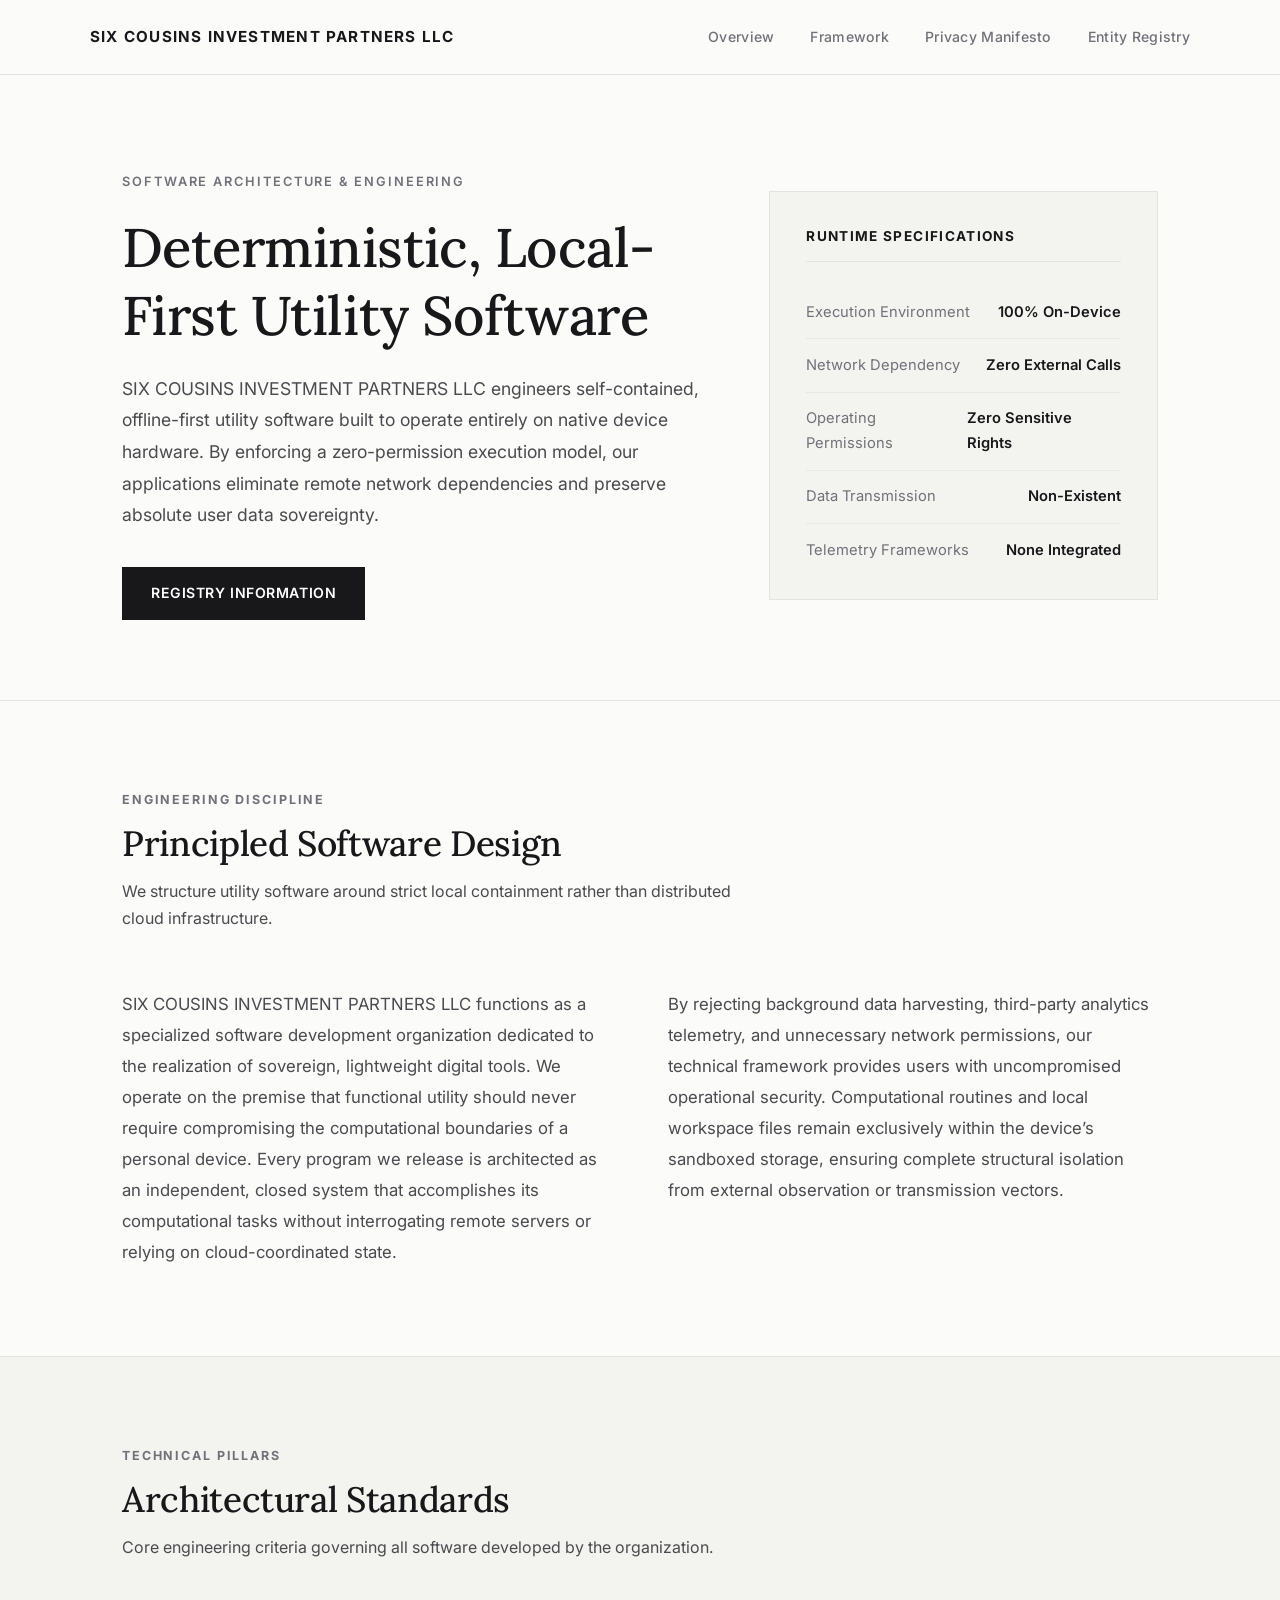
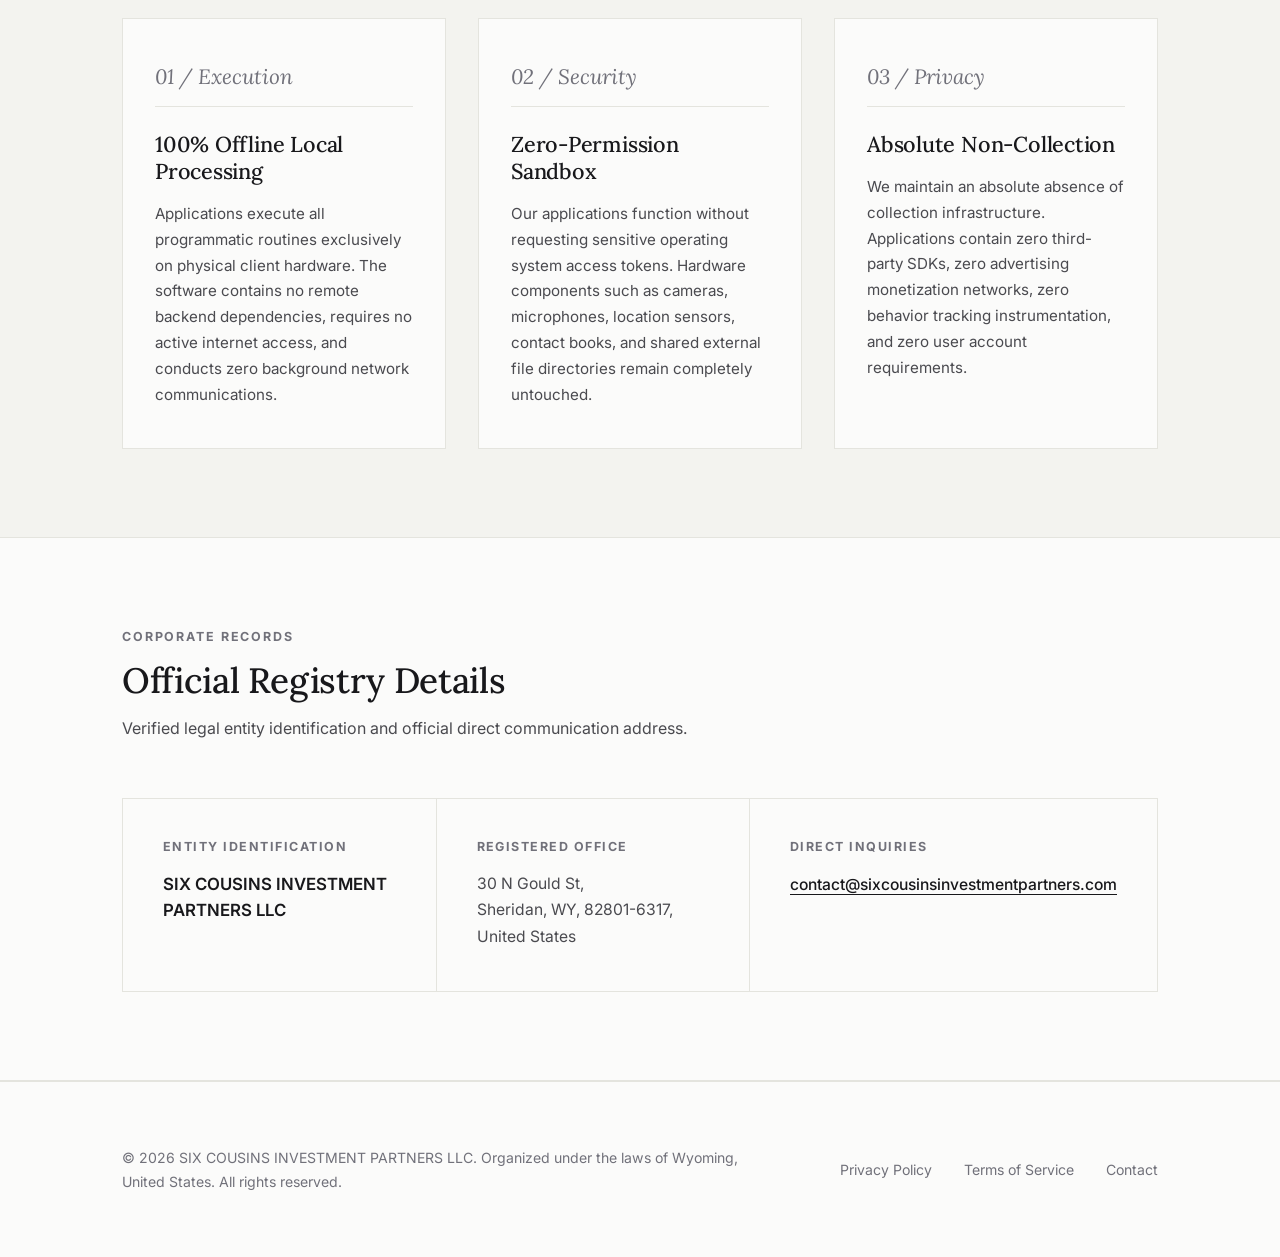
<file: index.html>
<!DOCTYPE html>
<html lang="en">
<head>
    <meta charset="UTF-8">
    <meta name="viewport" content="width=device-width, initial-scale=1.0">
    <title>SIX COUSINS INVESTMENT PARTNERS LLC — Independent Software Engineering</title>
<meta name="google-site-verification" content="w81Xc1vjDYpsQ14FpM1RxkhtcSRKuZQt-TWhDhUkrdc" />
    <meta name="description" content="Official website of SIX COUSINS INVESTMENT PARTNERS LLC. Engineering standalone, offline-first, zero-permission utilities.">
    <link rel="stylesheet" href="styles.css">
    <link rel="preconnect" href="https://fonts.googleapis.com">
    <link rel="preconnect" href="https://fonts.gstatic.com" crossorigin>
    <link href="https://fonts.googleapis.com/css2?family=Inter:wght@400;500;600;700&family=Lora:ital,wght@0,400;0,500;0,600;1,400&display=swap" rel="stylesheet">
</head>
<body>

    <!-- Masthead -->
    <header class="masthead">
        <div class="wrap masthead-inner">
            <a href="index.html" class="entity-identity">SIX COUSINS INVESTMENT PARTNERS LLC</a>
            <nav class="top-nav">
                <a href="#about">Overview</a>
                <a href="#framework">Framework</a>
                <a href="privacy.html">Privacy Manifesto</a>
                <a href="#registry">Entity Registry</a>
            </nav>
        </div>
    </header>

    <!-- Split Editorial Hero -->
    <section class="editorial-hero">
        <div class="wrap hero-columns">
            <div class="hero-text-block">
                <span class="hero-lead-in">Software Architecture & Engineering</span>
                <h1 class="hero-statement">Deterministic, Local-First Utility Software</h1>
                <p class="hero-description">
                    SIX COUSINS INVESTMENT PARTNERS LLC engineers self-contained, offline-first utility software built to operate entirely on native device hardware. By enforcing a zero-permission execution model, our applications eliminate remote network dependencies and preserve absolute user data sovereignty.
                </p>
                <a href="#registry" class="btn-solid">Registry Information</a>
            </div>

            <!-- Technical Specification Scorecard -->
            <div class="spec-scorecard">
                <div class="scorecard-header">
                    <h3>Runtime Specifications</h3>
                </div>
                <ul class="spec-list">
                    <li class="spec-item">
                        <span class="spec-label">Execution Environment</span>
                        <span class="spec-value">100% On-Device</span>
                    </li>
                    <li class="spec-item">
                        <span class="spec-label">Network Dependency</span>
                        <span class="spec-value">Zero External Calls</span>
                    </li>
                    <li class="spec-item">
                        <span class="spec-label">Operating Permissions</span>
                        <span class="spec-value">Zero Sensitive Rights</span>
                    </li>
                    <li class="spec-item">
                        <span class="spec-label">Data Transmission</span>
                        <span class="spec-value">Non-Existent</span>
                    </li>
                    <li class="spec-item">
                        <span class="spec-label">Telemetry Frameworks</span>
                        <span class="spec-value">None Integrated</span>
                    </li>
                </ul>
            </div>
        </div>
    </section>

    <!-- Overview / About Section -->
    <section id="about" class="content-section">
        <div class="wrap">
            <div class="section-intro">
                <span class="section-label">Engineering Discipline</span>
                <h2 class="section-title">Principled Software Design</h2>
                <p>We structure utility software around strict local containment rather than distributed cloud infrastructure.</p>
            </div>
            <div class="manifesto-layout">
                <div class="manifesto-paragraph">
                    <p>
                        SIX COUSINS INVESTMENT PARTNERS LLC functions as a specialized software development organization dedicated to the realization of sovereign, lightweight digital tools. We operate on the premise that functional utility should never require compromising the computational boundaries of a personal device. Every program we release is architected as an independent, closed system that accomplishes its computational tasks without interrogating remote servers or relying on cloud-coordinated state.
                    </p>
                </div>
                <div class="manifesto-paragraph">
                    <p>
                        By rejecting background data harvesting, third-party analytics telemetry, and unnecessary network permissions, our technical framework provides users with uncompromised operational security. Computational routines and local workspace files remain exclusively within the device’s sandboxed storage, ensuring complete structural isolation from external observation or transmission vectors.
                    </p>
                </div>
            </div>
        </div>
    </section>

    <!-- Numbered Architecture Framework -->
    <section id="framework" class="content-section section-tint">
        <div class="wrap">
            <div class="section-intro">
                <span class="section-label">Technical Pillars</span>
                <h2 class="section-title">Architectural Standards</h2>
                <p>Core engineering criteria governing all software developed by the organization.</p>
            </div>
            <div class="framework-columns">
                <div class="framework-card">
                    <div class="card-num">01 / Execution</div>
                    <h3>100% Offline Local Processing</h3>
                    <p>Applications execute all programmatic routines exclusively on physical client hardware. The software contains no remote backend dependencies, requires no active internet access, and conducts zero background network communications.</p>
                </div>
                <div class="framework-card">
                    <div class="card-num">02 / Security</div>
                    <h3>Zero-Permission Sandbox</h3>
                    <p>Our applications function without requesting sensitive operating system access tokens. Hardware components such as cameras, microphones, location sensors, contact books, and shared external file directories remain completely untouched.</p>
                </div>
                <div class="framework-card">
                    <div class="card-num">03 / Privacy</div>
                    <h3>Absolute Non-Collection</h3>
                    <p>We maintain an absolute absence of collection infrastructure. Applications contain zero third-party SDKs, zero advertising monetization networks, zero behavior tracking instrumentation, and zero user account requirements.</p>
                </div>
            </div>
        </div>
    </section>

    <!-- Corporate Registry Matrix (Contact) -->
    <section id="registry" class="content-section">
        <div class="wrap">
            <div class="section-intro">
                <span class="section-label">Corporate Records</span>
                <h2 class="section-title">Official Registry Details</h2>
                <p>Verified legal entity identification and official direct communication address.</p>
            </div>
            <div class="registry-matrix">
                <div class="registry-cell">
                    <h4>Entity Identification</h4>
                    <p class="registry-val">SIX COUSINS INVESTMENT PARTNERS LLC</p>
                </div>
                <div class="registry-cell">
                    <h4>Registered Office</h4>
                    <address>
                        30 N Gould St,<br>
                        Sheridan, WY, 82801-6317,<br>
                        United States
                    </address>
                </div>
                <div class="registry-cell">
                    <h4>Direct Inquiries</h4>
                    <p><a href="mailto:contact@sixcousinsinvestmentpartners.com">contact@sixcousinsinvestmentpartners.com</a></p>
                </div>
            </div>
        </div>
    </section>

    <!-- Footer / Colophon -->
    <footer class="colophon">
        <div class="wrap colophon-grid">
            <div class="colophon-legal">
                <p>&copy; 2026 SIX COUSINS INVESTMENT PARTNERS LLC. Organized under the laws of Wyoming, United States. All rights reserved.</p>
            </div>
            <nav class="colophon-nav">
                <a href="privacy.html">Privacy Policy</a>
                <a href="terms.html">Terms of Service</a>
                <a href="#registry">Contact</a>
            </nav>
        </div>
    </footer>

</body>
</html>
</file>
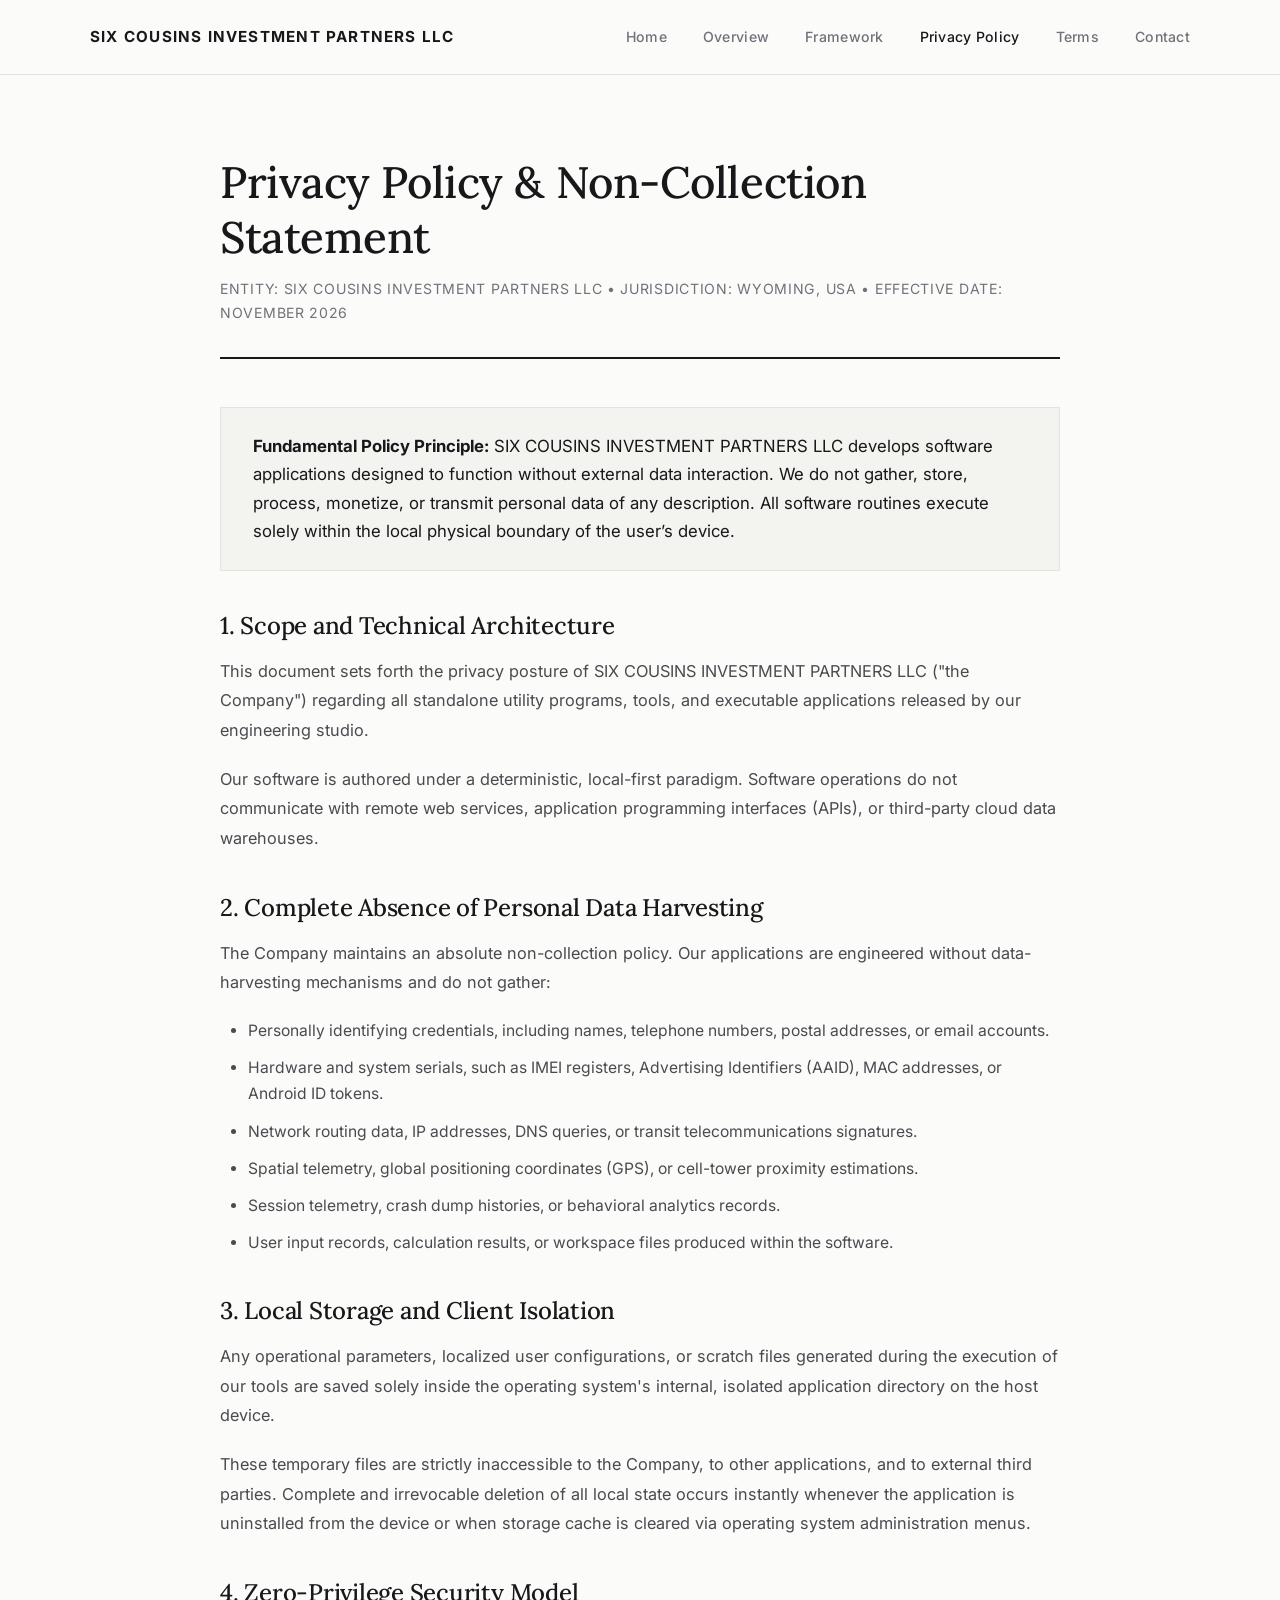
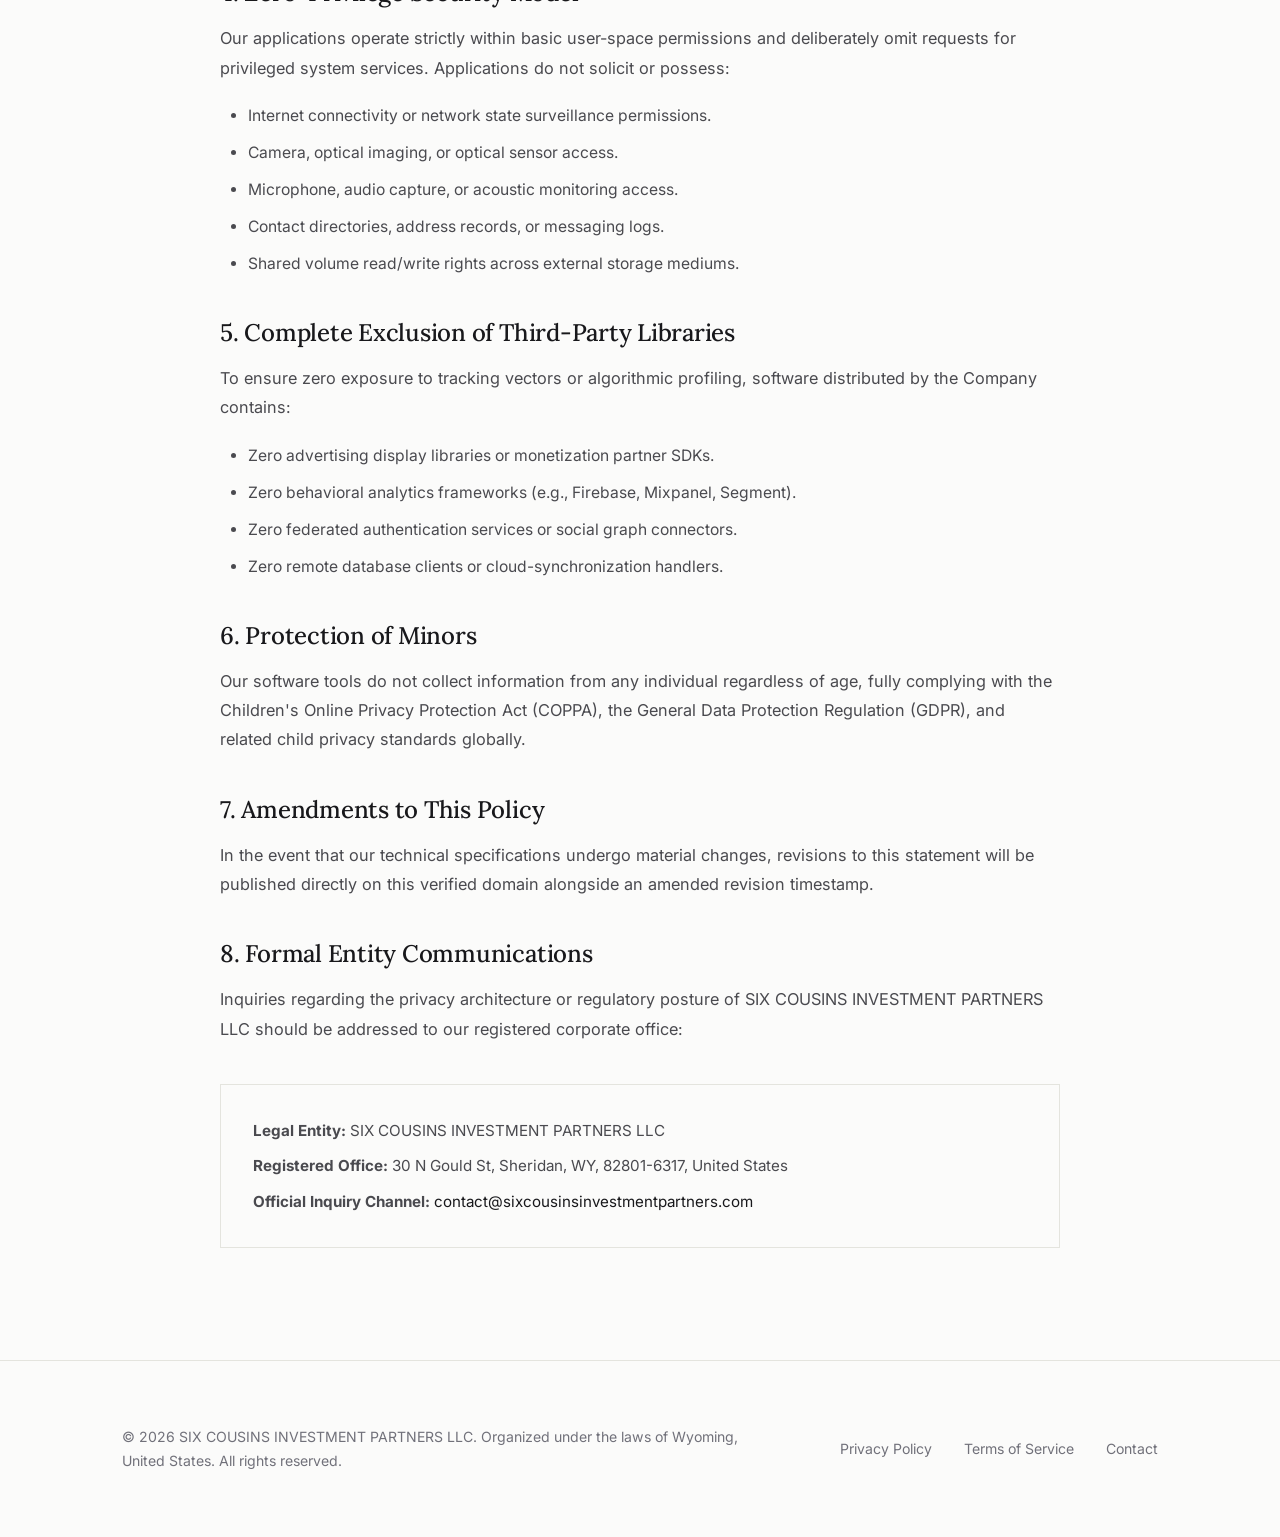
<file: privacy.html>
<!DOCTYPE html>
<html lang="en">
<head>
    <meta charset="UTF-8">
    <meta name="viewport" content="width=device-width, initial-scale=1.0">
    <title>Privacy Policy — SIX COUSINS INVESTMENT PARTNERS LLC</title>
    <meta name="description" content="Formal Privacy Policy and Zero-Data Architecture Statement for software developed by SIX COUSINS INVESTMENT PARTNERS LLC.">
    <link rel="stylesheet" href="styles.css">
    <link rel="preconnect" href="https://fonts.googleapis.com">
    <link rel="preconnect" href="https://fonts.gstatic.com" crossorigin>
    <link href="https://fonts.googleapis.com/css2?family=Inter:wght@400;500;600;700&family=Lora:ital,wght@0,400;0,500;0,600;1,400&display=swap" rel="stylesheet">
</head>
<body>

    <!-- Masthead -->
    <header class="masthead">
        <div class="wrap masthead-inner">
            <a href="index.html" class="entity-identity">SIX COUSINS INVESTMENT PARTNERS LLC</a>
            <nav class="top-nav">
                <a href="index.html">Home</a>
                <a href="index.html#about">Overview</a>
                <a href="index.html#framework">Framework</a>
                <a href="privacy.html" class="current">Privacy Policy</a>
                <a href="terms.html">Terms</a>
                <a href="index.html#registry">Contact</a>
            </nav>
        </div>
    </header>

    <!-- Policy Document -->
    <main class="doc-sheet">
        <div class="wrap">
            <article class="doc-paper">
                <div class="doc-masthead">
                    <h1 class="doc-title">Privacy Policy & Non-Collection Statement</h1>
                    <div class="doc-meta">
                        Entity: SIX COUSINS INVESTMENT PARTNERS LLC &bull; Jurisdiction: Wyoming, USA &bull; Effective Date: November 2026
                    </div>
                </div>

                <div class="doc-entry">
                    <p>
                        <strong>Fundamental Policy Principle:</strong> SIX COUSINS INVESTMENT PARTNERS LLC develops software applications designed to function without external data interaction. We do not gather, store, process, monetize, or transmit personal data of any description. All software routines execute solely within the local physical boundary of the user’s device.
                    </p>
                </div>

                <div class="doc-article">
                    <h2>1. Scope and Technical Architecture</h2>
                    <p>
                        This document sets forth the privacy posture of SIX COUSINS INVESTMENT PARTNERS LLC ("the Company") regarding all standalone utility programs, tools, and executable applications released by our engineering studio. 
                    </p>
                    <p>
                        Our software is authored under a deterministic, local-first paradigm. Software operations do not communicate with remote web services, application programming interfaces (APIs), or third-party cloud data warehouses.
                    </p>

                    <h2>2. Complete Absence of Personal Data Harvesting</h2>
                    <p>
                        The Company maintains an absolute non-collection policy. Our applications are engineered without data-harvesting mechanisms and do not gather:
                    </p>
                    <ul>
                        <li>Personally identifying credentials, including names, telephone numbers, postal addresses, or email accounts.</li>
                        <li>Hardware and system serials, such as IMEI registers, Advertising Identifiers (AAID), MAC addresses, or Android ID tokens.</li>
                        <li>Network routing data, IP addresses, DNS queries, or transit telecommunications signatures.</li>
                        <li>Spatial telemetry, global positioning coordinates (GPS), or cell-tower proximity estimations.</li>
                        <li>Session telemetry, crash dump histories, or behavioral analytics records.</li>
                        <li>User input records, calculation results, or workspace files produced within the software.</li>
                    </ul>

                    <h2>3. Local Storage and Client Isolation</h2>
                    <p>
                        Any operational parameters, localized user configurations, or scratch files generated during the execution of our tools are saved solely inside the operating system's internal, isolated application directory on the host device.
                    </p>
                    <p>
                        These temporary files are strictly inaccessible to the Company, to other applications, and to external third parties. Complete and irrevocable deletion of all local state occurs instantly whenever the application is uninstalled from the device or when storage cache is cleared via operating system administration menus.
                    </p>

                    <h2>4. Zero-Privilege Security Model</h2>
                    <p>
                        Our applications operate strictly within basic user-space permissions and deliberately omit requests for privileged system services. Applications do not solicit or possess:
                    </p>
                    <ul>
                        <li>Internet connectivity or network state surveillance permissions.</li>
                        <li>Camera, optical imaging, or optical sensor access.</li>
                        <li>Microphone, audio capture, or acoustic monitoring access.</li>
                        <li>Contact directories, address records, or messaging logs.</li>
                        <li>Shared volume read/write rights across external storage mediums.</li>
                    </ul>

                    <h2>5. Complete Exclusion of Third-Party Libraries</h2>
                    <p>
                        To ensure zero exposure to tracking vectors or algorithmic profiling, software distributed by the Company contains:
                    </p>
                    <ul>
                        <li>Zero advertising display libraries or monetization partner SDKs.</li>
                        <li>Zero behavioral analytics frameworks (e.g., Firebase, Mixpanel, Segment).</li>
                        <li>Zero federated authentication services or social graph connectors.</li>
                        <li>Zero remote database clients or cloud-synchronization handlers.</li>
                    </ul>

                    <h2>6. Protection of Minors</h2>
                    <p>
                        Our software tools do not collect information from any individual regardless of age, fully complying with the Children's Online Privacy Protection Act (COPPA), the General Data Protection Regulation (GDPR), and related child privacy standards globally.
                    </p>

                    <h2>7. Amendments to This Policy</h2>
                    <p>
                        In the event that our technical specifications undergo material changes, revisions to this statement will be published directly on this verified domain alongside an amended revision timestamp.
                    </p>

                    <h2>8. Formal Entity Communications</h2>
                    <p>
                        Inquiries regarding the privacy architecture or regulatory posture of SIX COUSINS INVESTMENT PARTNERS LLC should be addressed to our registered corporate office:
                    </p>
                    <div class="doc-contact-panel">
                        <p><strong>Legal Entity:</strong> SIX COUSINS INVESTMENT PARTNERS LLC</p>
                        <p><strong>Registered Office:</strong> 30 N Gould St, Sheridan, WY, 82801-6317, United States</p>
                        <p><strong>Official Inquiry Channel:</strong> <a href="mailto:contact@sixcousinsinvestmentpartners.com">contact@sixcousinsinvestmentpartners.com</a></p>
                    </div>
                </div>
            </article>
        </div>
    </main>

    <!-- Footer / Colophon -->
    <footer class="colophon">
        <div class="wrap colophon-grid">
            <div class="colophon-legal">
                <p>&copy; 2026 SIX COUSINS INVESTMENT PARTNERS LLC. Organized under the laws of Wyoming, United States. All rights reserved.</p>
            </div>
            <nav class="colophon-nav">
                <a href="privacy.html">Privacy Policy</a>
                <a href="terms.html">Terms of Service</a>
                <a href="index.html#registry">Contact</a>
            </nav>
        </div>
    </footer>

</body>
</html>
</file>
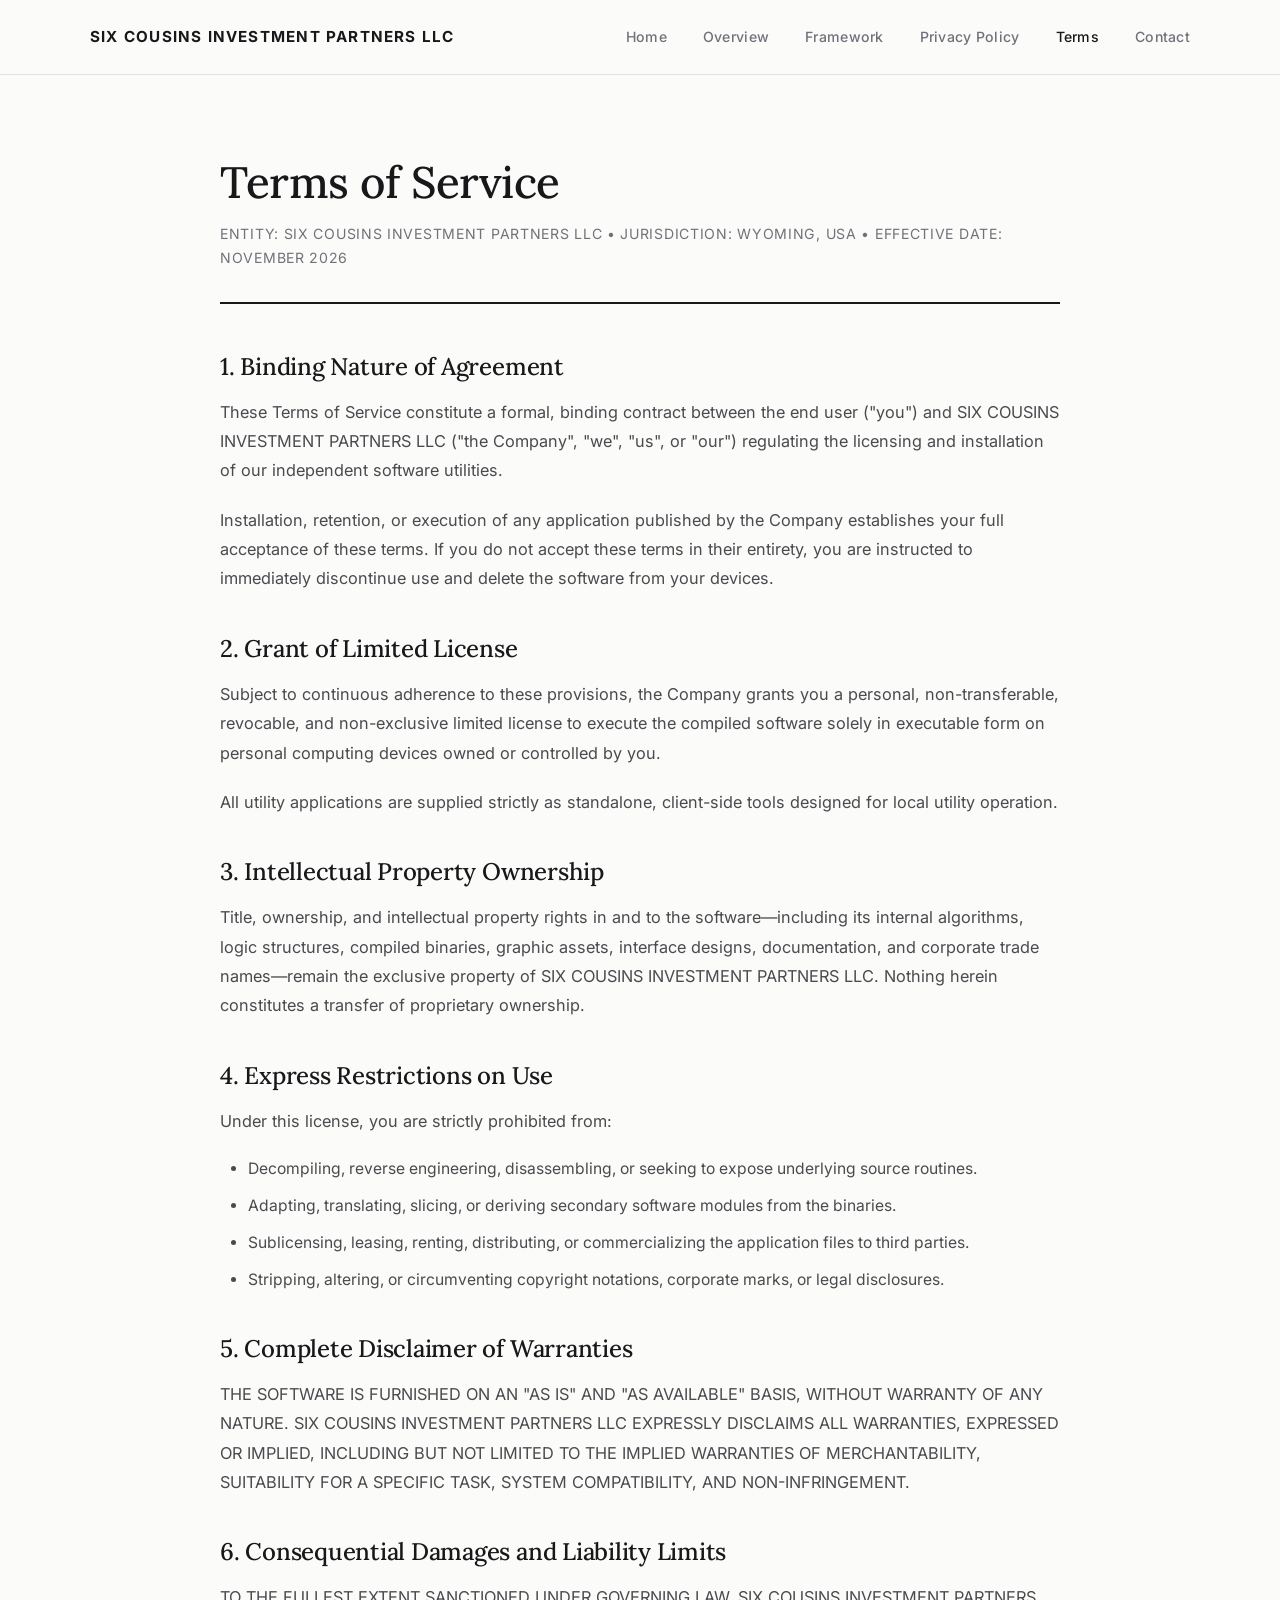
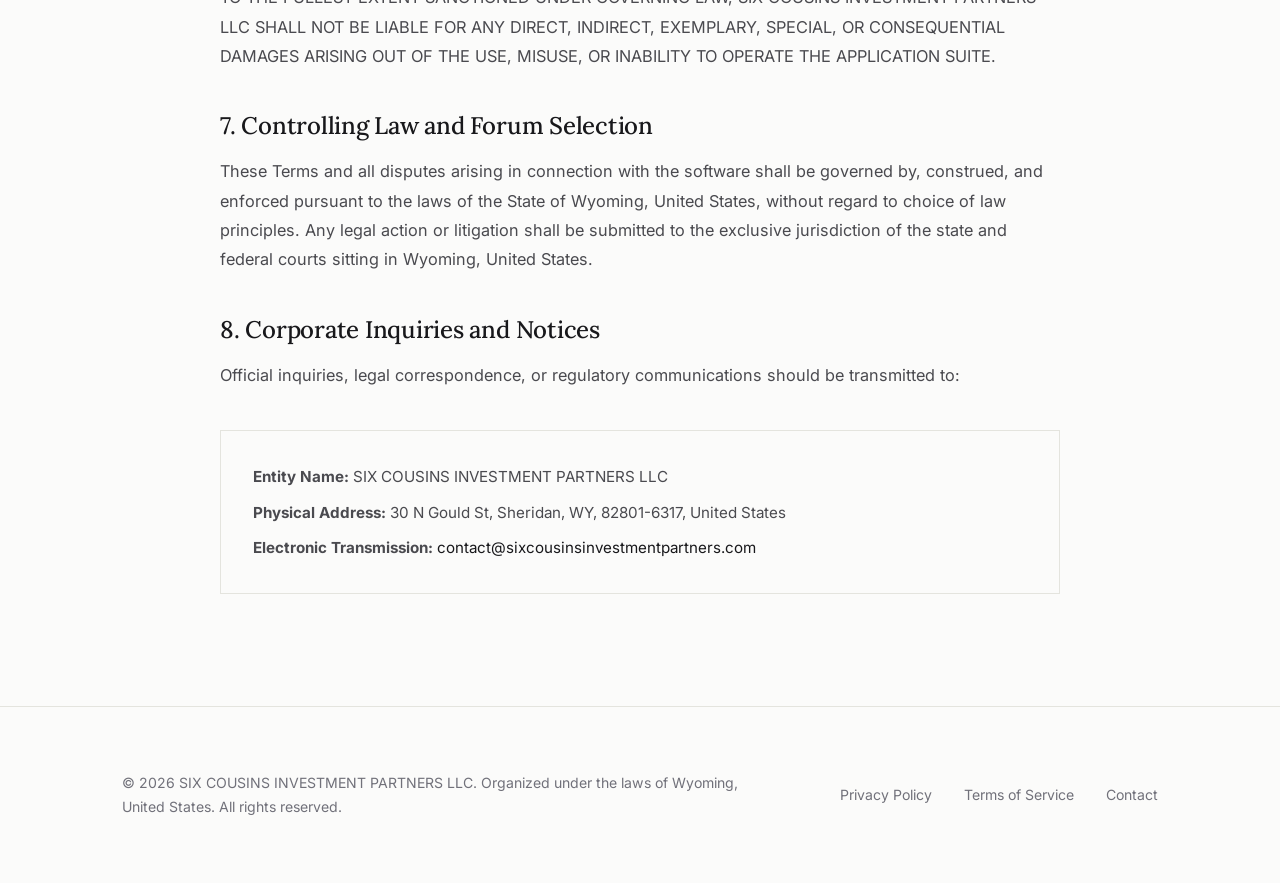
<file: terms.html>
<!DOCTYPE html>
<html lang="en">
<head>
    <meta charset="UTF-8">
    <meta name="viewport" content="width=device-width, initial-scale=1.0">
    <title>Terms of Service — SIX COUSINS INVESTMENT PARTNERS LLC</title>
    <meta name="description" content="Formal Terms of Service for standalone utility software distributed by SIX COUSINS INVESTMENT PARTNERS LLC.">
    <link rel="stylesheet" href="styles.css">
    <link rel="preconnect" href="https://fonts.googleapis.com">
    <link rel="preconnect" href="https://fonts.gstatic.com" crossorigin>
    <link href="https://fonts.googleapis.com/css2?family=Inter:wght@400;500;600;700&family=Lora:ital,wght@0,400;0,500;0,600;1,400&display=swap" rel="stylesheet">
</head>
<body>

    <!-- Masthead -->
    <header class="masthead">
        <div class="wrap masthead-inner">
            <a href="index.html" class="entity-identity">SIX COUSINS INVESTMENT PARTNERS LLC</a>
            <nav class="top-nav">
                <a href="index.html">Home</a>
                <a href="index.html#about">Overview</a>
                <a href="index.html#framework">Framework</a>
                <a href="privacy.html">Privacy Policy</a>
                <a href="terms.html" class="current">Terms</a>
                <a href="index.html#registry">Contact</a>
            </nav>
        </div>
    </header>

    <!-- Terms Document -->
    <main class="doc-sheet">
        <div class="wrap">
            <article class="doc-paper">
                <div class="doc-masthead">
                    <h1 class="doc-title">Terms of Service</h1>
                    <div class="doc-meta">
                        Entity: SIX COUSINS INVESTMENT PARTNERS LLC &bull; Jurisdiction: Wyoming, USA &bull; Effective Date: November 2026
                    </div>
                </div>

                <div class="doc-article">
                    <h2>1. Binding Nature of Agreement</h2>
                    <p>
                        These Terms of Service constitute a formal, binding contract between the end user ("you") and SIX COUSINS INVESTMENT PARTNERS LLC ("the Company", "we", "us", or "our") regulating the licensing and installation of our independent software utilities.
                    </p>
                    <p>
                        Installation, retention, or execution of any application published by the Company establishes your full acceptance of these terms. If you do not accept these terms in their entirety, you are instructed to immediately discontinue use and delete the software from your devices.
                    </p>

                    <h2>2. Grant of Limited License</h2>
                    <p>
                        Subject to continuous adherence to these provisions, the Company grants you a personal, non-transferable, revocable, and non-exclusive limited license to execute the compiled software solely in executable form on personal computing devices owned or controlled by you.
                    </p>
                    <p>
                        All utility applications are supplied strictly as standalone, client-side tools designed for local utility operation.
                    </p>

                    <h2>3. Intellectual Property Ownership</h2>
                    <p>
                        Title, ownership, and intellectual property rights in and to the software—including its internal algorithms, logic structures, compiled binaries, graphic assets, interface designs, documentation, and corporate trade names—remain the exclusive property of SIX COUSINS INVESTMENT PARTNERS LLC. Nothing herein constitutes a transfer of proprietary ownership.
                    </p>

                    <h2>4. Express Restrictions on Use</h2>
                    <p>Under this license, you are strictly prohibited from:</p>
                    <ul>
                        <li>Decompiling, reverse engineering, disassembling, or seeking to expose underlying source routines.</li>
                        <li>Adapting, translating, slicing, or deriving secondary software modules from the binaries.</li>
                        <li>Sublicensing, leasing, renting, distributing, or commercializing the application files to third parties.</li>
                        <li>Stripping, altering, or circumventing copyright notations, corporate marks, or legal disclosures.</li>
                    </ul>

                    <h2>5. Complete Disclaimer of Warranties</h2>
                    <p>
                        THE SOFTWARE IS FURNISHED ON AN "AS IS" AND "AS AVAILABLE" BASIS, WITHOUT WARRANTY OF ANY NATURE. SIX COUSINS INVESTMENT PARTNERS LLC EXPRESSLY DISCLAIMS ALL WARRANTIES, EXPRESSED OR IMPLIED, INCLUDING BUT NOT LIMITED TO THE IMPLIED WARRANTIES OF MERCHANTABILITY, SUITABILITY FOR A SPECIFIC TASK, SYSTEM COMPATIBILITY, AND NON-INFRINGEMENT.
                    </p>

                    <h2>6. Consequential Damages and Liability Limits</h2>
                    <p>
                        TO THE FULLEST EXTENT SANCTIONED UNDER GOVERNING LAW, SIX COUSINS INVESTMENT PARTNERS LLC SHALL NOT BE LIABLE FOR ANY DIRECT, INDIRECT, EXEMPLARY, SPECIAL, OR CONSEQUENTIAL DAMAGES ARISING OUT OF THE USE, MISUSE, OR INABILITY TO OPERATE THE APPLICATION SUITE.
                    </p>

                    <h2>7. Controlling Law and Forum Selection</h2>
                    <p>
                        These Terms and all disputes arising in connection with the software shall be governed by, construed, and enforced pursuant to the laws of the State of Wyoming, United States, without regard to choice of law principles. Any legal action or litigation shall be submitted to the exclusive jurisdiction of the state and federal courts sitting in Wyoming, United States.
                    </p>

                    <h2>8. Corporate Inquiries and Notices</h2>
                    <p>
                        Official inquiries, legal correspondence, or regulatory communications should be transmitted to:
                    </p>
                    <div class="doc-contact-panel">
                        <p><strong>Entity Name:</strong> SIX COUSINS INVESTMENT PARTNERS LLC</p>
                        <p><strong>Physical Address:</strong> 30 N Gould St, Sheridan, WY, 82801-6317, United States</p>
                        <p><strong>Electronic Transmission:</strong> <a href="mailto:contact@sixcousinsinvestmentpartners.com">contact@sixcousinsinvestmentpartners.com</a></p>
                    </div>
                </div>
            </article>
        </div>
    </main>

    <!-- Footer / Colophon -->
    <footer class="colophon">
        <div class="wrap colophon-grid">
            <div class="colophon-legal">
                <p>&copy; 2026 SIX COUSINS INVESTMENT PARTNERS LLC. Organized under the laws of Wyoming, United States. All rights reserved.</p>
            </div>
            <nav class="colophon-nav">
                <a href="privacy.html">Privacy Policy</a>
                <a href="terms.html">Terms of Service</a>
                <a href="index.html#registry">Contact</a>
            </nav>
        </div>
    </footer>

</body>
</html>
</file>
<file: styles.css>
/* ==========================================================================
   SIX COUSINS INVESTMENT PARTNERS LLC — Architectural Design System
   Aesthetic: American Institutional / Editorial Tech Minimalist
   Palette: Warm Stone (#FBFBFA / #F4F4F0), Charcoal (#18181B), Zinc (#52525B)
   ========================================================================== */

:root {
    --bg-surface: #FBFBFA;
    --bg-alt: #F3F3EF;
    --border-line: #E4E4DE;
    --border-dark: #18181B;
    --text-primary: #18181B;
    --text-body: #4A4A4F;
    --text-subtle: #71717A;
    --accent-btn: #18181B;
    --accent-hover: #2E2E33;
    
    --font-heading: 'Lora', Georgia, 'Times New Roman', serif;
    --font-sans: 'Inter', -apple-system, BlinkMacSystemFont, 'Segoe UI', Roboto, sans-serif;
    --max-w: 1100px;
}

*, *::before, *::after {
    box-sizing: border-box;
    margin: 0;
    padding: 0;
}

html {
    scroll-behavior: smooth;
    font-size: 16px;
}

body {
    background-color: var(--bg-surface);
    color: var(--text-primary);
    font-family: var(--font-sans);
    line-height: 1.7;
    -webkit-font-smoothing: antialiased;
}

.wrap {
    width: 100%;
    max-width: var(--max-w);
    margin: 0 auto;
    padding: 0 2rem;
}

/* Typography */
h1, h2, h3, h4 {
    font-family: var(--font-heading);
    color: var(--text-primary);
    font-weight: 500;
    line-height: 1.25;
    letter-spacing: -0.01em;
}

p {
    color: var(--text-body);
}

a {
    color: var(--text-primary);
    text-decoration: none;
    transition: opacity 0.15s ease;
}

a:hover {
    opacity: 0.75;
}

/* Header */
.masthead {
    border-bottom: 1px solid var(--border-line);
    background-color: var(--bg-surface);
    position: sticky;
    top: 0;
    z-index: 40;
}

.masthead-inner {
    display: flex;
    justify-content: space-between;
    align-items: center;
    padding: 1.5rem 0;
}

.entity-identity {
    font-family: var(--font-sans);
    font-size: 0.95rem;
    font-weight: 700;
    letter-spacing: 0.08em;
    text-transform: uppercase;
    color: var(--text-primary);
}

.top-nav {
    display: flex;
    gap: 2.25rem;
    align-items: center;
}

.top-nav a {
    font-size: 0.88rem;
    font-weight: 500;
    color: var(--text-subtle);
    letter-spacing: 0.02em;
}

.top-nav a:hover,
.top-nav a.current {
    color: var(--text-primary);
}

/* Split Editorial Hero */
.editorial-hero {
    padding: 6rem 0 5rem;
    border-bottom: 1px solid var(--border-line);
}

.hero-columns {
    display: grid;
    grid-template-columns: 1.2fr 0.8fr;
    gap: 4rem;
    align-items: center;
}

.hero-lead-in {
    font-size: 0.8rem;
    font-weight: 600;
    text-transform: uppercase;
    letter-spacing: 0.15em;
    color: var(--text-subtle);
    margin-bottom: 1.25rem;
    display: block;
}

.hero-statement {
    font-size: clamp(2.4rem, 4.5vw, 3.4rem);
    margin-bottom: 1.5rem;
    color: var(--text-primary);
}

.hero-description {
    font-size: 1.1rem;
    line-height: 1.8;
    color: var(--text-body);
    margin-bottom: 2.25rem;
}

.btn-solid {
    display: inline-block;
    background-color: var(--accent-btn);
    color: #FFFFFF;
    font-size: 0.88rem;
    font-weight: 600;
    letter-spacing: 0.04em;
    text-transform: uppercase;
    padding: 0.85rem 1.75rem;
    border: 1px solid var(--accent-btn);
    transition: background-color 0.2s ease;
}

.btn-solid:hover {
    background-color: var(--accent-hover);
    color: #FFFFFF;
    opacity: 1;
}

/* Specification Scorecard (Hero Right Column) */
.spec-scorecard {
    background-color: var(--bg-alt);
    border: 1px solid var(--border-line);
    padding: 2.25rem;
}

.scorecard-header {
    border-bottom: 1px solid var(--border-line);
    padding-bottom: 1rem;
    margin-bottom: 1.5rem;
}

.scorecard-header h3 {
    font-family: var(--font-sans);
    font-size: 0.85rem;
    font-weight: 700;
    letter-spacing: 0.1em;
    text-transform: uppercase;
    color: var(--text-primary);
}

.spec-list {
    list-style: none;
}

.spec-item {
    display: flex;
    justify-content: space-between;
    padding: 0.85rem 0;
    border-bottom: 1px solid rgba(0, 0, 0, 0.05);
    font-size: 0.92rem;
}

.spec-item:last-child {
    border-bottom: none;
    padding-bottom: 0;
}

.spec-label {
    color: var(--text-subtle);
}

.spec-value {
    font-weight: 600;
    color: var(--text-primary);
}

/* Section Common */
.content-section {
    padding: 5.5rem 0;
    border-bottom: 1px solid var(--border-line);
}

.section-tint {
    background-color: var(--bg-alt);
}

.section-intro {
    max-width: 650px;
    margin-bottom: 3.5rem;
}

.section-label {
    font-size: 0.78rem;
    font-weight: 700;
    text-transform: uppercase;
    letter-spacing: 0.15em;
    color: var(--text-subtle);
    display: block;
    margin-bottom: 0.75rem;
}

.section-title {
    font-size: 2.2rem;
    margin-bottom: 0.75rem;
}

/* Editorial Manifesto Layout (About) */
.manifesto-layout {
    display: grid;
    grid-template-columns: 1fr 1fr;
    gap: 3.5rem;
}

.manifesto-paragraph {
    font-size: 1.05rem;
    line-height: 1.85;
}

/* Numbered Architecture Framework */
.framework-columns {
    display: grid;
    grid-template-columns: repeat(3, 1fr);
    gap: 2rem;
}

.framework-card {
    background-color: var(--bg-surface);
    border: 1px solid var(--border-line);
    padding: 2.5rem 2rem;
    display: flex;
    flex-direction: column;
}

.card-num {
    font-family: var(--font-heading);
    font-size: 1.3rem;
    font-style: italic;
    color: var(--text-subtle);
    margin-bottom: 1.5rem;
    padding-bottom: 0.75rem;
    border-bottom: 1px solid var(--border-line);
}

.framework-card h3 {
    font-size: 1.35rem;
    margin-bottom: 1rem;
}

.framework-card p {
    font-size: 0.95rem;
    line-height: 1.7;
}

/* Corporate Registry Block (Contact) */
.registry-matrix {
    display: grid;
    grid-template-columns: repeat(3, 1fr);
    border: 1px solid var(--border-line);
    background-color: var(--bg-surface);
}

.registry-cell {
    padding: 2.5rem;
    border-right: 1px solid var(--border-line);
}

.registry-cell:last-child {
    border-right: none;
}

.registry-cell h4 {
    font-family: var(--font-sans);
    font-size: 0.78rem;
    font-weight: 700;
    text-transform: uppercase;
    letter-spacing: 0.12em;
    color: var(--text-subtle);
    margin-bottom: 1rem;
}

.registry-val {
    font-size: 1.05rem;
    font-weight: 600;
    color: var(--text-primary);
    line-height: 1.6;
}

.registry-cell address {
    font-style: normal;
    font-size: 0.98rem;
    line-height: 1.7;
    color: var(--text-body);
}

.registry-cell a {
    color: var(--text-primary);
    font-size: 0.98rem;
    font-weight: 500;
    text-decoration: underline;
    text-underline-offset: 4px;
}

/* Policy Pages Layout */
.doc-sheet {
    padding: 5rem 0 7rem;
}

.doc-paper {
    max-width: 840px;
    margin: 0 auto;
}

.doc-masthead {
    border-bottom: 2px solid var(--border-dark);
    padding-bottom: 2rem;
    margin-bottom: 3rem;
}

.doc-title {
    font-size: 2.75rem;
    margin-bottom: 0.75rem;
}

.doc-meta {
    font-size: 0.88rem;
    color: var(--text-subtle);
    text-transform: uppercase;
    letter-spacing: 0.05em;
}

.doc-entry {
    background-color: var(--bg-alt);
    border: 1px solid var(--border-line);
    padding: 1.5rem 2rem;
    margin-bottom: 2.5rem;
}

.doc-entry p {
    font-size: 1.05rem;
    color: var(--text-primary);
    line-height: 1.7;
    margin: 0;
}

.doc-article h2 {
    font-size: 1.5rem;
    margin: 2.5rem 0 1rem;
}

.doc-article p {
    font-size: 1.02rem;
    line-height: 1.8;
    margin-bottom: 1.25rem;
}

.doc-article ul {
    margin: 1rem 0 1.75rem 1.75rem;
}

.doc-article li {
    font-size: 0.98rem;
    color: var(--text-body);
    margin-bottom: 0.65rem;
    line-height: 1.7;
}

.doc-contact-panel {
    border: 1px solid var(--border-line);
    background-color: var(--bg-surface);
    padding: 2rem;
    margin-top: 2.5rem;
}

.doc-contact-panel p {
    margin-bottom: 0.5rem;
    font-size: 0.95rem;
}

.doc-contact-panel p:last-child {
    margin-bottom: 0;
}

/* Footer */
.colophon {
    background-color: var(--bg-surface);
    border-top: 1px solid var(--border-line);
    padding: 4rem 0;
}

.colophon-grid {
    display: grid;
    grid-template-columns: 2fr 1fr;
    gap: 3rem;
    align-items: center;
}

.colophon-legal p {
    font-size: 0.88rem;
    color: var(--text-subtle);
}

.colophon-nav {
    display: flex;
    justify-content: flex-end;
    gap: 2rem;
}

.colophon-nav a {
    font-size: 0.88rem;
    color: var(--text-subtle);
}

.colophon-nav a:hover {
    color: var(--text-primary);
}

/* Responsive */
@media (max-width: 900px) {
    .hero-columns {
        grid-template-columns: 1fr;
        gap: 2.5rem;
    }
    .manifesto-layout {
        grid-template-columns: 1fr;
        gap: 1.5rem;
    }
    .framework-columns {
        grid-template-columns: 1fr;
    }
    .registry-matrix {
        grid-template-columns: 1fr;
    }
    .registry-cell {
        border-right: none;
        border-bottom: 1px solid var(--border-line);
    }
    .registry-cell:last-child {
        border-bottom: none;
    }
    .colophon-grid {
        grid-template-columns: 1fr;
        gap: 2rem;
    }
    .colophon-nav {
        justify-content: flex-start;
    }
    .top-nav {
        display: none;
    }
}
</file>
